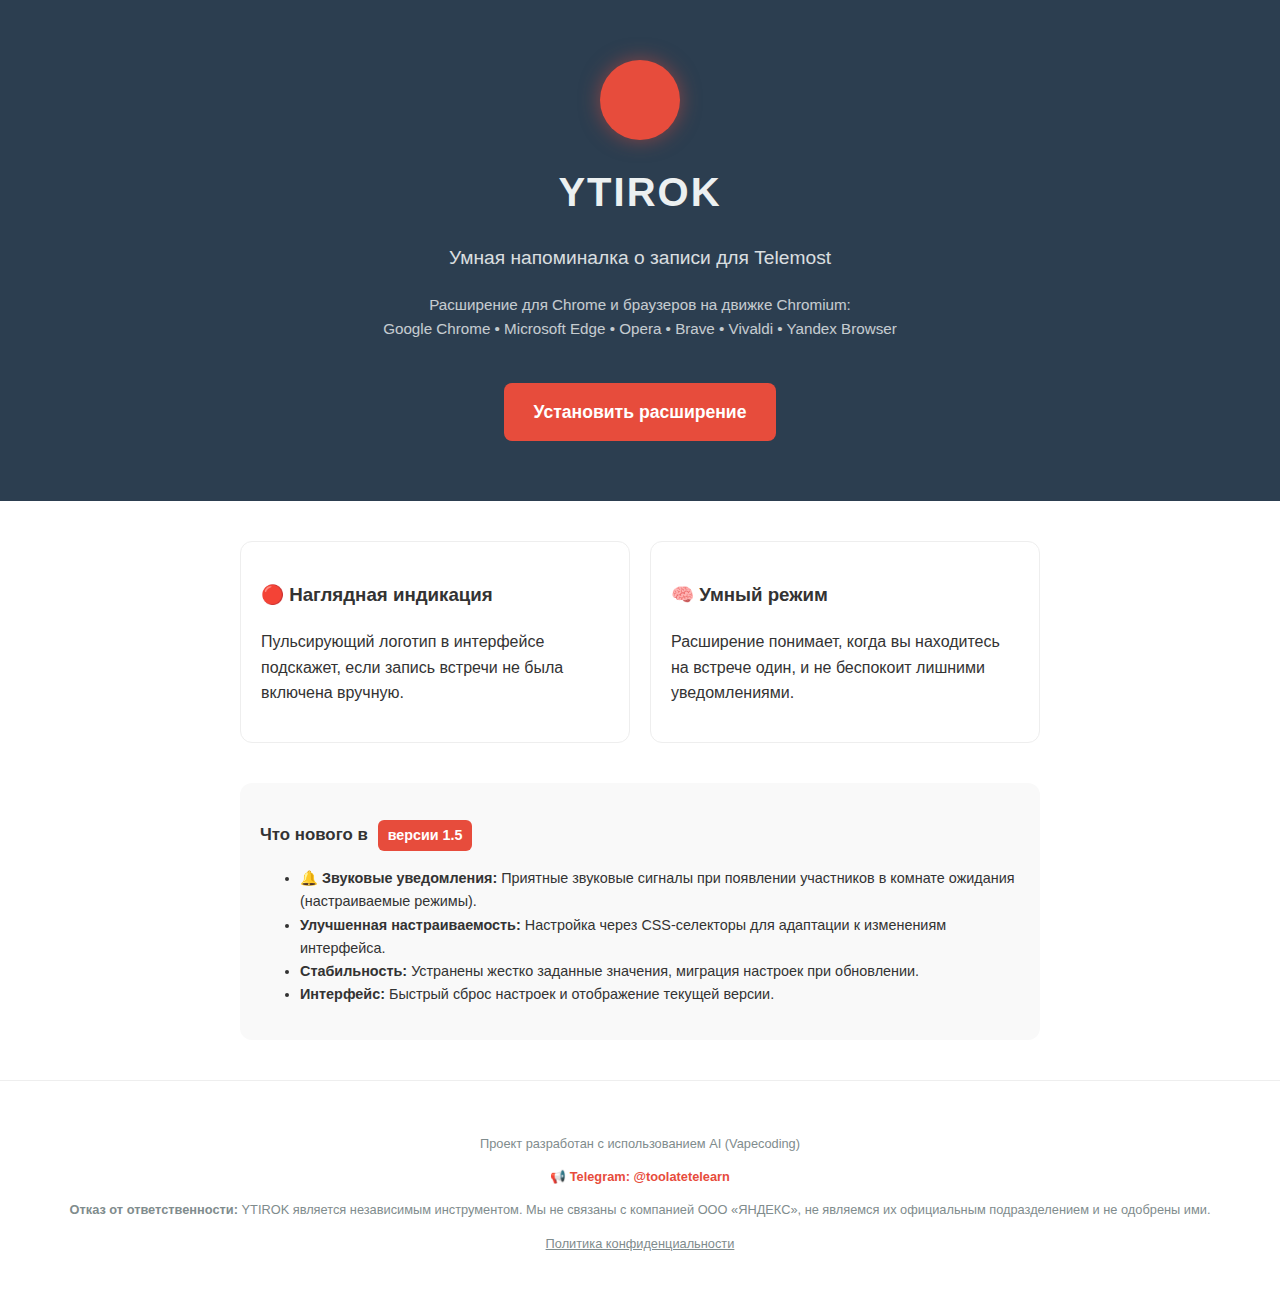
<file: index.html>
<!DOCTYPE html>
<html lang="ru">
<head>
    <meta charset="UTF-8">
    <meta name="viewport" content="width=device-width, initial-scale=1.0">
    <title>YTIROK — Ваш помощник для видеовстреч</title>
    <style>
        :root { --main-red: #e74c3c; --bg-dark: #2c3e50; --text-light: #ecf0f1; }
        body { font-family: -apple-system, BlinkMacSystemFont, "Segoe UI", Roboto, sans-serif; line-height: 1.6; color: #333; margin: 0; padding: 0; }
        header { background: var(--bg-dark); color: var(--text-light); padding: 60px 20px; text-align: center; }
        .logo { width: 80px; height: 80px; background: var(--main-red); border-radius: 50%; margin: 0 auto 20px; position: relative; box-shadow: 0 0 20px rgba(231, 76, 60, 0.5); }
        h1 { margin: 0; font-size: 2.5em; letter-spacing: 2px; }
        .tagline { font-size: 1.2em; opacity: 0.9; }
        .container { max-width: 800px; margin: 40px auto; padding: 0 20px; }
        .btn { display: inline-block; background: var(--main-red); color: white; padding: 15px 30px; border-radius: 8px; text-decoration: none; font-weight: bold; font-size: 1.1em; transition: transform 0.2s; }
        .btn:hover { transform: scale(1.05); }
        .features { display: grid; grid-template-columns: 1fr 1fr; gap: 20px; margin: 40px 0; }
        .feature-card { border: 1px solid #eee; padding: 20px; border-radius: 12px; }
        .changelog { background: #f9f9f9; padding: 20px; border-radius: 12px; font-size: 0.9em; }
        .changelog h3 { display: flex; align-items: center; gap: 10px; }
        .version-badge { background: var(--main-red); color: white; padding: 4px 10px; border-radius: 6px; font-size: 0.85em; cursor: pointer; transition: transform 0.2s; }
        .version-badge:hover { transform: scale(1.05); }
        .modal { display: none; position: fixed; z-index: 1000; left: 0; top: 0; width: 100%; height: 100%; background: rgba(0,0,0,0.7); }
        .modal-content { background: white; margin: 5% auto; padding: 30px; border-radius: 12px; max-width: 700px; max-height: 80vh; overflow-y: auto; position: relative; }
        .close { position: absolute; right: 20px; top: 20px; font-size: 28px; font-weight: bold; color: #aaa; cursor: pointer; }
        .close:hover { color: #000; }
        .version-item { margin-bottom: 25px; padding-bottom: 20px; border-bottom: 1px solid #eee; }
        .version-item:last-child { border-bottom: none; }
        .version-header { color: var(--main-red); font-size: 1.2em; font-weight: bold; margin-bottom: 8px; }
        .version-date { color: #7f8c8d; font-size: 0.85em; margin-bottom: 10px; }
        footer { text-align: center; padding: 40px 20px; font-size: 0.8em; color: #7f8c8d; border-top: 1px solid #eee; }
    </style>
</head>
<body>

<header>
    <div class="logo"></div>
    <h1>YTIROK</h1>
    <p class="tagline">Умная напоминалка о записи для Telemost</p>
    <p style="opacity: 0.8; font-size: 0.95em; margin-top: 10px;">Расширение для Chrome и браузеров на движке Chromium:<br>Google Chrome • Microsoft Edge • Opera • Brave • Vivaldi • Yandex Browser</p>
    <br>
    <a href="https://chromewebstore.google.com/detail/akjsdhfkjashdfkjahsdfkjhasdkjf" class="btn">Установить расширение</a>
</header>

<div class="container">
    <div class="features">
        <div class="feature-card">
            <h3>🔴 Наглядная индикация</h3>
            <p>Пульсирующий логотип в интерфейсе подскажет, если запись встречи не была включена вручную.</p>
        </div>
        <div class="feature-card">
            <h3>🧠 Умный режим</h3>
            <p>Расширение понимает, когда вы находитесь на встрече один, и не беспокоит лишними уведомлениями.</p>
        </div>
    </div>

    <div class="changelog">
        <h3>Что нового в <span class="version-badge" onclick="openVersionHistory()">версии 1.5</span></h3>
        <ul>
            <li><strong>🔔 Звуковые уведомления:</strong> Приятные звуковые сигналы при появлении участников в комнате ожидания (настраиваемые режимы).</li>
            <li><strong>Улучшенная настраиваемость:</strong> Настройка через CSS-селекторы для адаптации к изменениям интерфейса.</li>
            <li><strong>Стабильность:</strong> Устранены жестко заданные значения, миграция настроек при обновлении.</li>
            <li><strong>Интерфейс:</strong> Быстрый сброс настроек и отображение текущей версии.</li>
        </ul>
    </div>
</div>

<footer>
    <p>Проект разработан с использованием AI (Vapecoding)</p>
    <p><a href="https://t.me/toolatetelearn" style="color: #e74c3c; text-decoration: none; font-weight: bold;">📢 Telegram: @toolatetelearn</a></p>
    <p><strong>Отказ от ответственности:</strong> YTIROK является независимым инструментом. Мы не связаны с компанией ООО «ЯНДЕКС», не являемся их официальным подразделением и не одобрены ими.</p>
    <p><a href="https://github.com/vapecoding/YTIROK/blob/master/PRIVACY.MD" style="color: #7f8c8d;">Политика конфиденциальности</a></p>
</footer>

<!-- Version History Modal -->
<div id="versionModal" class="modal" onclick="closeVersionHistory(event)">
    <div class="modal-content" onclick="event.stopPropagation()">
        <span class="close" onclick="closeVersionHistory()">&times;</span>
        <h2 style="margin-top: 0; color: var(--bg-dark);">История версий</h2>

        <div class="version-item">
            <div class="version-header">Версия 1.5</div>
            <div class="version-date">21 января 2026</div>
            <ul>
                <li><strong>🔔 Звуковые уведомления:</strong> Приятные звуковые сигналы при появлении участников в комнате ожидания с настраиваемыми режимами (бесконечный/конечный).</li>
                <li><strong>Полная настраиваемость:</strong> Все CSS-селекторы и текстовые паттерны вынесены в расширенные настройки для адаптации к изменениям интерфейса Telemost.</li>
                <li><strong>Механизм миграций:</strong> Автоматическое обновление настроек при переходе на новую версию расширения.</li>
                <li><strong>Улучшенный UI:</strong> Встроенный блок сброса настроек вместо confirm-диалога, отображение версии в интерфейсе.</li>
                <li><strong>Background Service Worker:</strong> Добавлен для обработки миграций данных.</li>
            </ul>
        </div>

        <div class="version-item">
            <div class="version-header">Версия 1.4</div>
            <div class="version-date">21 января 2026</div>
            <ul>
                <li>Добавлена политика конфиденциальности (PRIVACY.MD).</li>
            </ul>
        </div>

        <div class="version-item">
            <div class="version-header">Версия 1.3</div>
            <div class="version-date">21 января 2026</div>
            <ul>
                <li>Исправлена ошибка загрузки расширения на домене telemost.360.yandex.ru.</li>
                <li>Добавлена поддержка Яндекс 360 для бизнеса.</li>
            </ul>
        </div>

        <div class="version-item">
            <div class="version-header">Версия 1.0</div>
            <div class="version-date">21 января 2026</div>
            <ul>
                <li>Первый публичный релиз расширения YTIROK.</li>
                <li>Переименование проекта из YTRok в YTIROK (Yandex Telemost Is Recording OK).</li>
                <li>Базовый функционал: напоминания о записи, контрольные проверки, периодические уведомления.</li>
                <li>Настраиваемые задержки и интервалы через страницу параметров.</li>
            </ul>
        </div>
    </div>
</div>

<script>
function openVersionHistory() {
    document.getElementById('versionModal').style.display = 'block';
}

function closeVersionHistory(event) {
    if (!event || event.target.id === 'versionModal') {
        document.getElementById('versionModal').style.display = 'none';
    }
}

// Закрытие по ESC
document.addEventListener('keydown', function(event) {
    if (event.key === 'Escape') {
        closeVersionHistory();
    }
});
</script>

<!-- Yandex.Metrika counter -->
<script type="text/javascript">
    (function(m,e,t,r,i,k,a){
        m[i]=m[i]||function(){(m[i].a=m[i].a||[]).push(arguments)};
        m[i].l=1*new Date();
        for (var j = 0; j < document.scripts.length; j++) {if (document.scripts[j].src === r) { return; }}
        k=e.createElement(t),a=e.getElementsByTagName(t)[0],k.async=1,k.src=r,a.parentNode.insertBefore(k,a)
    })(window, document,'script','https://mc.yandex.ru/metrika/tag.js?id=106376605', 'ym');

    ym(106376605, 'init', {ssr:true, clickmap:true, ecommerce:"dataLayer", accurateTrackBounce:true, trackLinks:true});
</script>
<noscript><div><img src="https://mc.yandex.ru/watch/106376605" style="position:absolute; left:-9999px;" alt="" /></div></noscript>
<!-- /Yandex.Metrika counter -->

</body>
</html>
</file>
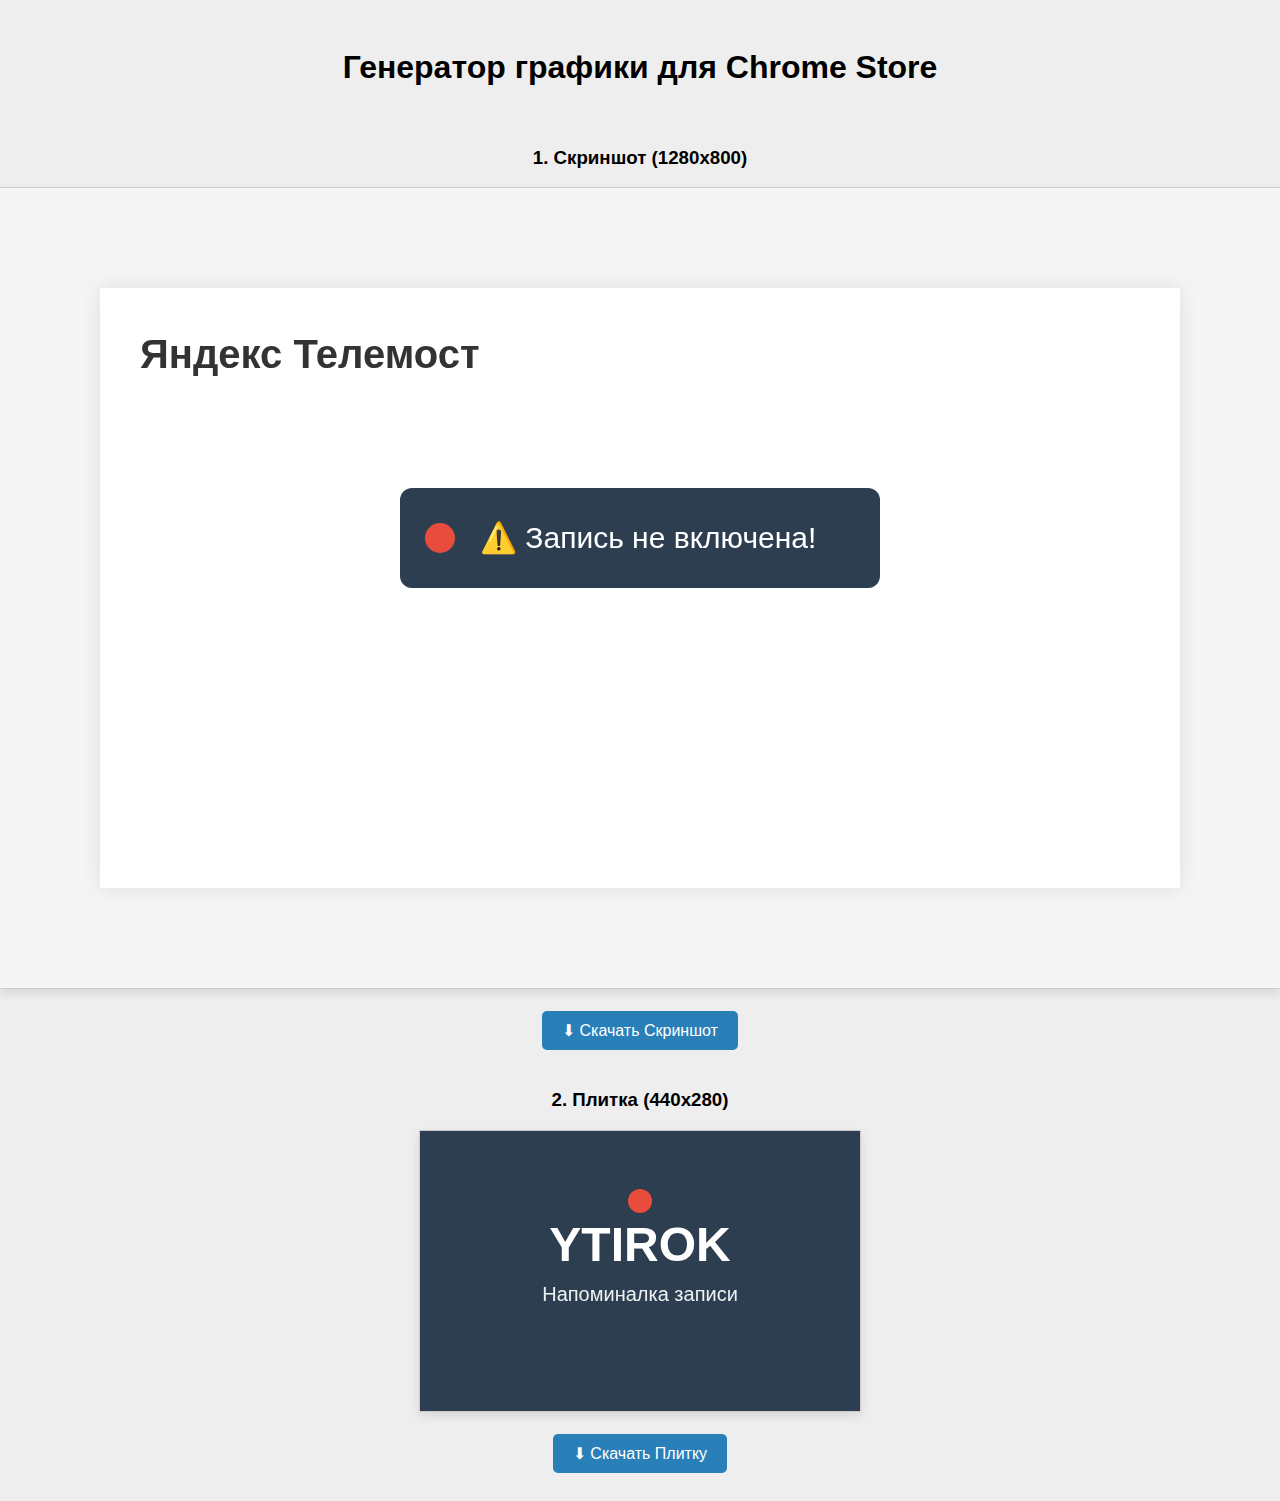
<file: assets_gen.html>
<!DOCTYPE html>
<html lang="ru">
<head>
    <meta charset="UTF-8">
    <title>YTIROK Assets Generator</title>
    <style>
        body { font-family: sans-serif; padding: 20px; display: flex; flex-direction: column; gap: 20px; align-items: center; background: #eee; }
        canvas { border: 1px solid #ccc; box-shadow: 0 4px 10px rgba(0,0,0,0.1); }
        button { padding: 10px 20px; font-size: 16px; cursor: pointer; background: #2980b9; color: white; border: none; border-radius: 5px; }
        button:hover { background: #3498db; }
        .row { display: flex; gap: 20px; flex-wrap: wrap; justify-content: center; }
    </style>
</head>
<body>
    <h1>Генератор графики для Chrome Store</h1>
    
    <div class="row">
        <div style="text-align: center;">
            <h3>1. Скриншот (1280x800)</h3>
            <canvas id="screenCanvas" width="1280" height="800"></canvas>
            <br><br>
            <button onclick="download('screenCanvas', 'screenshot_1280x800.png')">⬇ Скачать Скриншот</button>
        </div>

        <div style="text-align: center;">
            <h3>2. Плитка (440x280)</h3>
            <canvas id="promoCanvas" width="440" height="280"></canvas>
            <br><br>
            <button onclick="download('promoCanvas', 'promo_440x280.png')">⬇ Скачать Плитку</button>
        </div>
    </div>

    <script>
        function draw() {
            // --- РИСУЕМ СКРИНШОТ ---
            const ctxS = document.getElementById('screenCanvas').getContext('2d');
            
            // Фон (имитация интерфейса Яндекса)
            ctxS.fillStyle = "#f5f5f5";
            ctxS.fillRect(0,0, 1280, 800);
            
            // Имитация окна браузера
            ctxS.fillStyle = "white";
            ctxS.shadowColor = "rgba(0,0,0,0.1)";
            ctxS.shadowBlur = 20;
            ctxS.fillRect(100, 100, 1080, 600);
            
            // Текст-заглушка
            ctxS.shadowBlur = 0;
            ctxS.fillStyle = "#333";
            ctxS.font = "bold 40px sans-serif";
            ctxS.fillText("Яндекс Телемост", 140, 180);
            
            // Наша плашка уведомления (расширение в действии)
            ctxS.fillStyle = "#2c3e50";
            ctxS.beginPath();
            ctxS.roundRect(400, 300, 480, 100, 12);
            ctxS.fill();
            
            // Текст на плашке
            ctxS.fillStyle = "white";
            ctxS.font = "30px sans-serif";
            ctxS.fillText("⚠️ Запись не включена!", 480, 360);
            
            // Красная точка
            ctxS.fillStyle = "#e74c3c";
            ctxS.beginPath();
            ctxS.arc(440, 350, 15, 0, Math.PI*2);
            ctxS.fill();

            // --- РИСУЕМ ПЛИТКУ (Promo Tile) ---
            const ctxP = document.getElementById('promoCanvas').getContext('2d');
            
            // Темный фон
            ctxP.fillStyle = "#2c3e50";
            ctxP.fillRect(0,0, 440, 280);
            
            // Логотип
            ctxP.fillStyle = "white";
            ctxP.font = "bold 48px sans-serif";
            ctxP.textAlign = "center";
            ctxP.fillText("YTIROK", 220, 130);
            
            // Слоган
            ctxP.font = "20px sans-serif";
            ctxP.fillStyle = "#ecf0f1";
            ctxP.fillText("Напоминалка записи", 220, 170);

            // Индикатор
            ctxP.fillStyle = "#e74c3c";
            ctxP.beginPath();
            ctxP.arc(220, 70, 12, 0, Math.PI*2);
            ctxP.fill();
        }

        function download(canvasId, filename) {
            const link = document.createElement('a');
            link.download = filename;
            link.href = document.getElementById(canvasId).toDataURL();
            link.click();
        }

        window.onload = draw;
    </script>
</body>
</html>
</file>
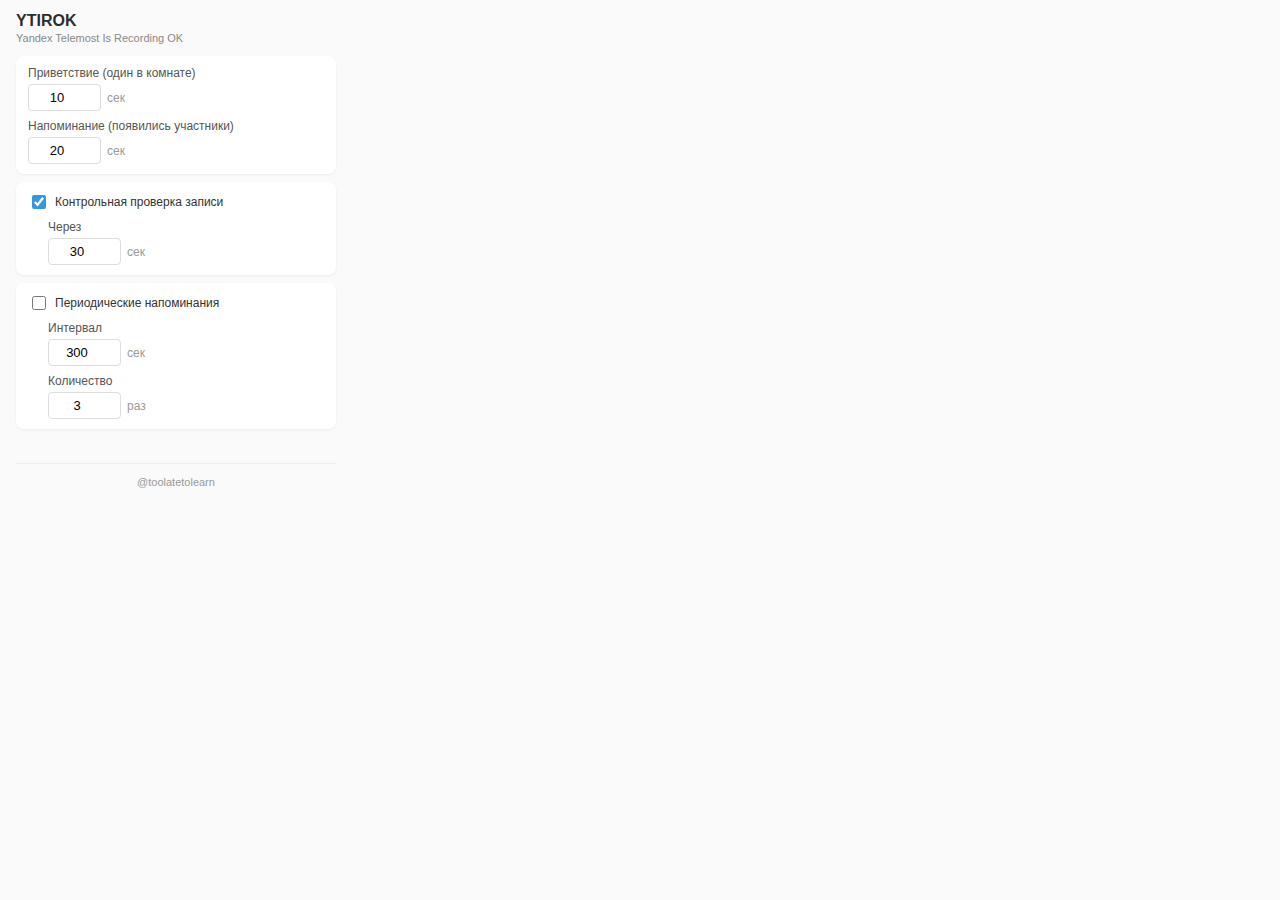
<file: ytirok-extension/options.html>
<!DOCTYPE html>
<html lang="ru">
<head>
    <meta charset="UTF-8">
    <link rel="stylesheet" href="options.css">
</head>
<body>
    <h1>YTIROK</h1>
    <p class="subtitle">Yandex Telemost Is Recording OK</p>

    <section>
        <div class="field">
            <label for="aloneDelay">Приветствие (один в комнате)</label>
            <div class="input-group">
                <input type="number" id="aloneDelay" min="1" max="120" value="10">
                <span>сек</span>
            </div>
        </div>

        <div class="field">
            <label for="battleDelay">Напоминание (появились участники)</label>
            <div class="input-group">
                <input type="number" id="battleDelay" min="1" max="120" value="20">
                <span>сек</span>
            </div>
        </div>
    </section>

    <section>
        <div class="field checkbox-field">
            <input type="checkbox" id="doubleCheckEnabled" checked>
            <label for="doubleCheckEnabled">Контрольная проверка записи</label>
        </div>

        <div class="field" id="doubleCheckDelayField">
            <label for="doubleCheckDelay">Через</label>
            <div class="input-group">
                <input type="number" id="doubleCheckDelay" min="5" max="120" value="30">
                <span>сек</span>
            </div>
        </div>
    </section>

    <section>
        <div class="field checkbox-field">
            <input type="checkbox" id="periodicEnabled">
            <label for="periodicEnabled">Периодические напоминания</label>
        </div>

        <div class="field" id="periodicIntervalField">
            <label for="periodicInterval">Интервал</label>
            <div class="input-group">
                <input type="number" id="periodicInterval" min="1" max="600" value="300">
                <span>сек</span>
            </div>
        </div>

        <div class="field" id="periodicCountField">
            <label for="periodicCount">Количество</label>
            <div class="input-group">
                <input type="number" id="periodicCount" min="1" max="20" value="3">
                <span>раз</span>
            </div>
        </div>
    </section>

    <div class="status" id="status"></div>

    <footer>
        <a href="https://t.me/toolatetolearn" target="_blank">@toolatetolearn</a>
    </footer>

    <script src="defaults.js"></script>
    <script src="options.js"></script>
</body>
</html>
</file>
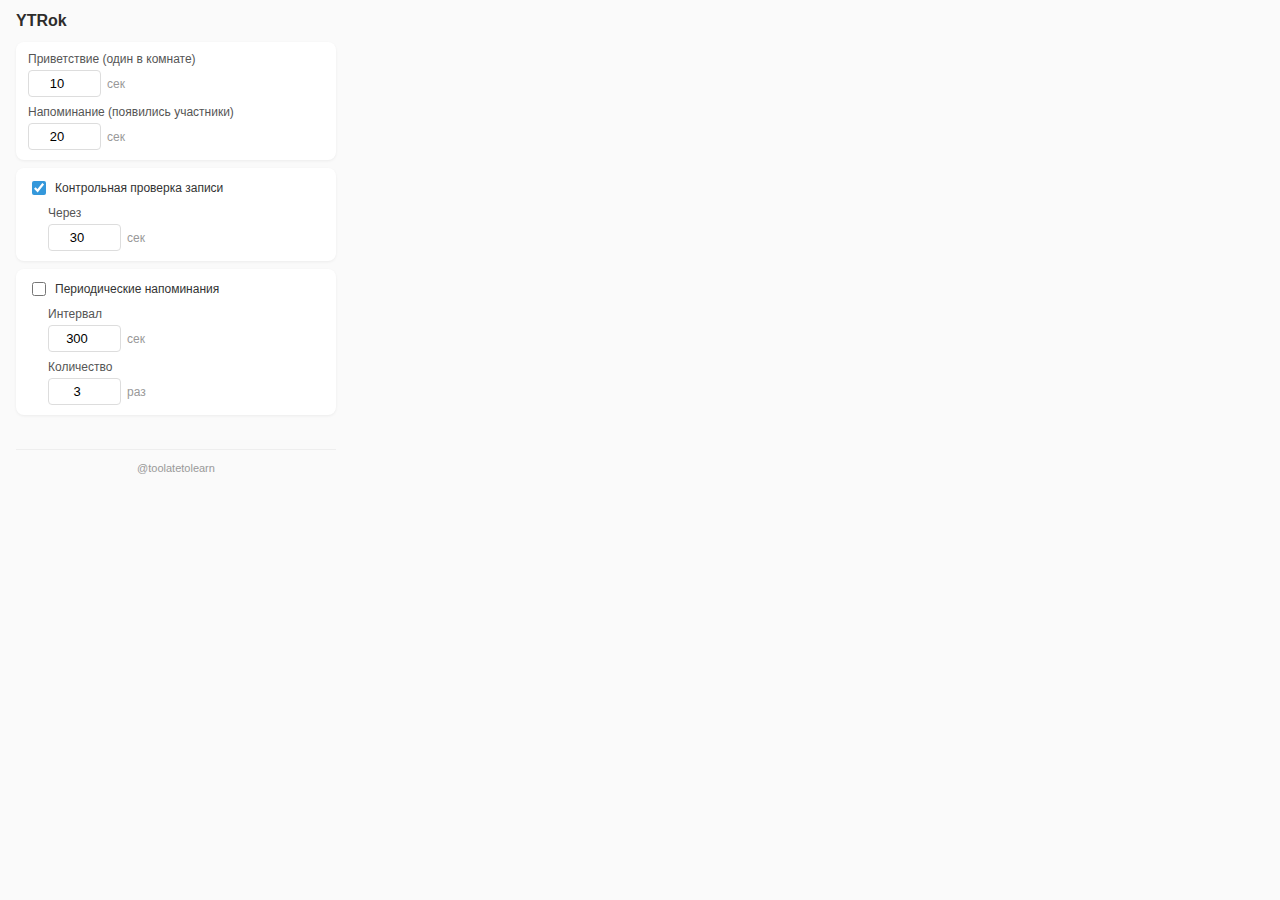
<file: ytrok-extension/options.html>
<!DOCTYPE html>
<html lang="ru">
<head>
    <meta charset="UTF-8">
    <link rel="stylesheet" href="options.css">
</head>
<body>
    <h1>YTRok</h1>

    <section>
        <div class="field">
            <label for="aloneDelay">Приветствие (один в комнате)</label>
            <div class="input-group">
                <input type="number" id="aloneDelay" min="1" max="120" value="10">
                <span>сек</span>
            </div>
        </div>

        <div class="field">
            <label for="battleDelay">Напоминание (появились участники)</label>
            <div class="input-group">
                <input type="number" id="battleDelay" min="1" max="120" value="20">
                <span>сек</span>
            </div>
        </div>
    </section>

    <section>
        <div class="field checkbox-field">
            <input type="checkbox" id="doubleCheckEnabled" checked>
            <label for="doubleCheckEnabled">Контрольная проверка записи</label>
        </div>

        <div class="field" id="doubleCheckDelayField">
            <label for="doubleCheckDelay">Через</label>
            <div class="input-group">
                <input type="number" id="doubleCheckDelay" min="5" max="120" value="30">
                <span>сек</span>
            </div>
        </div>
    </section>

    <section>
        <div class="field checkbox-field">
            <input type="checkbox" id="periodicEnabled">
            <label for="periodicEnabled">Периодические напоминания</label>
        </div>

        <div class="field" id="periodicIntervalField">
            <label for="periodicInterval">Интервал</label>
            <div class="input-group">
                <input type="number" id="periodicInterval" min="1" max="600" value="300">
                <span>сек</span>
            </div>
        </div>

        <div class="field" id="periodicCountField">
            <label for="periodicCount">Количество</label>
            <div class="input-group">
                <input type="number" id="periodicCount" min="1" max="20" value="3">
                <span>раз</span>
            </div>
        </div>
    </section>

    <div class="status" id="status"></div>

    <footer>
        <a href="https://t.me/toolatetolearn" target="_blank">@toolatetolearn</a>
    </footer>

    <script src="options.js"></script>
</body>
</html>
</file>
<file: ytirok-extension/options.css>
body {
    font-family: -apple-system, BlinkMacSystemFont, "Segoe UI", Roboto, Arial, sans-serif;
    padding: 12px 16px;
    min-width: 280px;
    max-width: 320px;
    background: #fafafa;
    color: #333;
    margin: 0;
}

h1 {
    font-size: 16px;
    margin: 0 0 2px 0;
    color: #2E2D2C;
    font-weight: 700;
}

.subtitle {
    font-size: 11px;
    color: #888;
    margin: 0 0 12px 0;
}

section {
    background: white;
    border-radius: 8px;
    padding: 10px 12px;
    margin-bottom: 8px;
    box-shadow: 0 1px 3px rgba(0,0,0,0.06);
}

.field {
    margin-bottom: 8px;
}

.field:last-child {
    margin-bottom: 0;
}

.field > label {
    display: block;
    font-size: 12px;
    margin-bottom: 4px;
    color: #555;
}

.checkbox-field {
    display: flex;
    align-items: center;
    gap: 6px;
}

.checkbox-field label {
    display: inline;
    margin-bottom: 0;
    cursor: pointer;
    font-size: 12px;
    font-weight: 500;
    color: #333;
}

.checkbox-field input[type="checkbox"] {
    width: 14px;
    height: 14px;
    cursor: pointer;
    accent-color: #3498db;
}

.input-group {
    display: flex;
    align-items: center;
    gap: 6px;
}

.input-group input {
    width: 55px;
    padding: 5px 8px;
    border: 1px solid #ddd;
    border-radius: 4px;
    font-size: 13px;
    text-align: center;
}

.input-group input:focus {
    outline: none;
    border-color: #3498db;
    box-shadow: 0 0 0 2px rgba(52, 152, 219, 0.15);
}

.input-group span {
    color: #999;
    font-size: 12px;
}

#doubleCheckDelayField,
#periodicIntervalField,
#periodicCountField {
    margin-left: 20px;
    transition: opacity 0.2s;
}

#doubleCheckDelayField.disabled,
#periodicIntervalField.disabled,
#periodicCountField.disabled {
    opacity: 0.35;
    pointer-events: none;
}

.status {
    text-align: center;
    font-size: 11px;
    color: #27ae60;
    min-height: 14px;
    margin-top: 4px;
}

footer {
    text-align: center;
    margin-top: 12px;
    padding-top: 8px;
    border-top: 1px solid #eee;
}

footer a {
    color: #999;
    font-size: 11px;
    text-decoration: none;
}

footer a:hover {
    color: #3498db;
}
</file>
<file: ytrok-extension/options.css>
body {
    font-family: -apple-system, BlinkMacSystemFont, "Segoe UI", Roboto, Arial, sans-serif;
    padding: 12px 16px;
    min-width: 280px;
    max-width: 320px;
    background: #fafafa;
    color: #333;
    margin: 0;
}

h1 {
    font-size: 16px;
    margin: 0 0 12px 0;
    color: #2E2D2C;
    font-weight: 700;
}

section {
    background: white;
    border-radius: 8px;
    padding: 10px 12px;
    margin-bottom: 8px;
    box-shadow: 0 1px 3px rgba(0,0,0,0.06);
}

.field {
    margin-bottom: 8px;
}

.field:last-child {
    margin-bottom: 0;
}

.field > label {
    display: block;
    font-size: 12px;
    margin-bottom: 4px;
    color: #555;
}

.checkbox-field {
    display: flex;
    align-items: center;
    gap: 6px;
}

.checkbox-field label {
    display: inline;
    margin-bottom: 0;
    cursor: pointer;
    font-size: 12px;
    font-weight: 500;
    color: #333;
}

.checkbox-field input[type="checkbox"] {
    width: 14px;
    height: 14px;
    cursor: pointer;
    accent-color: #3498db;
}

.input-group {
    display: flex;
    align-items: center;
    gap: 6px;
}

.input-group input {
    width: 55px;
    padding: 5px 8px;
    border: 1px solid #ddd;
    border-radius: 4px;
    font-size: 13px;
    text-align: center;
}

.input-group input:focus {
    outline: none;
    border-color: #3498db;
    box-shadow: 0 0 0 2px rgba(52, 152, 219, 0.15);
}

.input-group span {
    color: #999;
    font-size: 12px;
}

#doubleCheckDelayField,
#periodicIntervalField,
#periodicCountField {
    margin-left: 20px;
    transition: opacity 0.2s;
}

#doubleCheckDelayField.disabled,
#periodicIntervalField.disabled,
#periodicCountField.disabled {
    opacity: 0.35;
    pointer-events: none;
}

.status {
    text-align: center;
    font-size: 11px;
    color: #27ae60;
    min-height: 14px;
    margin-top: 4px;
}

footer {
    text-align: center;
    margin-top: 12px;
    padding-top: 8px;
    border-top: 1px solid #eee;
}

footer a {
    color: #999;
    font-size: 11px;
    text-decoration: none;
}

footer a:hover {
    color: #3498db;
}
</file>
